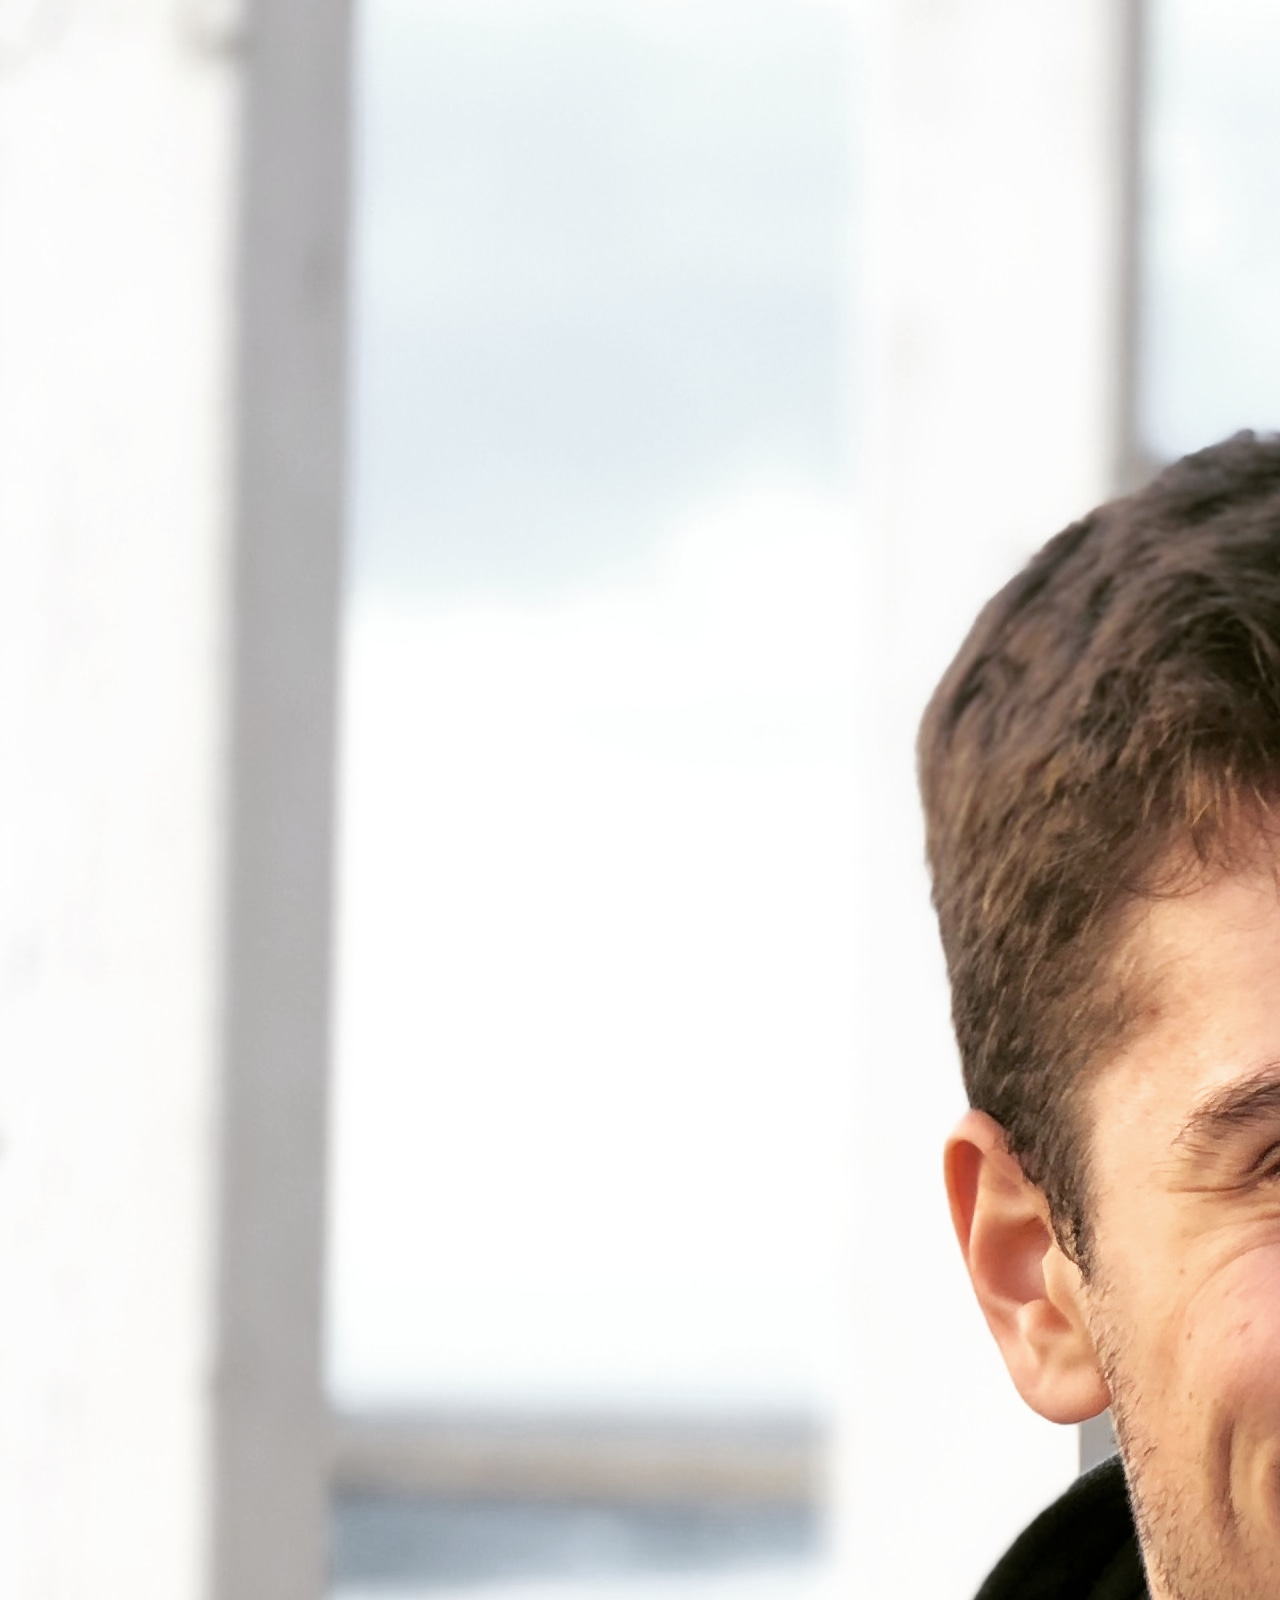
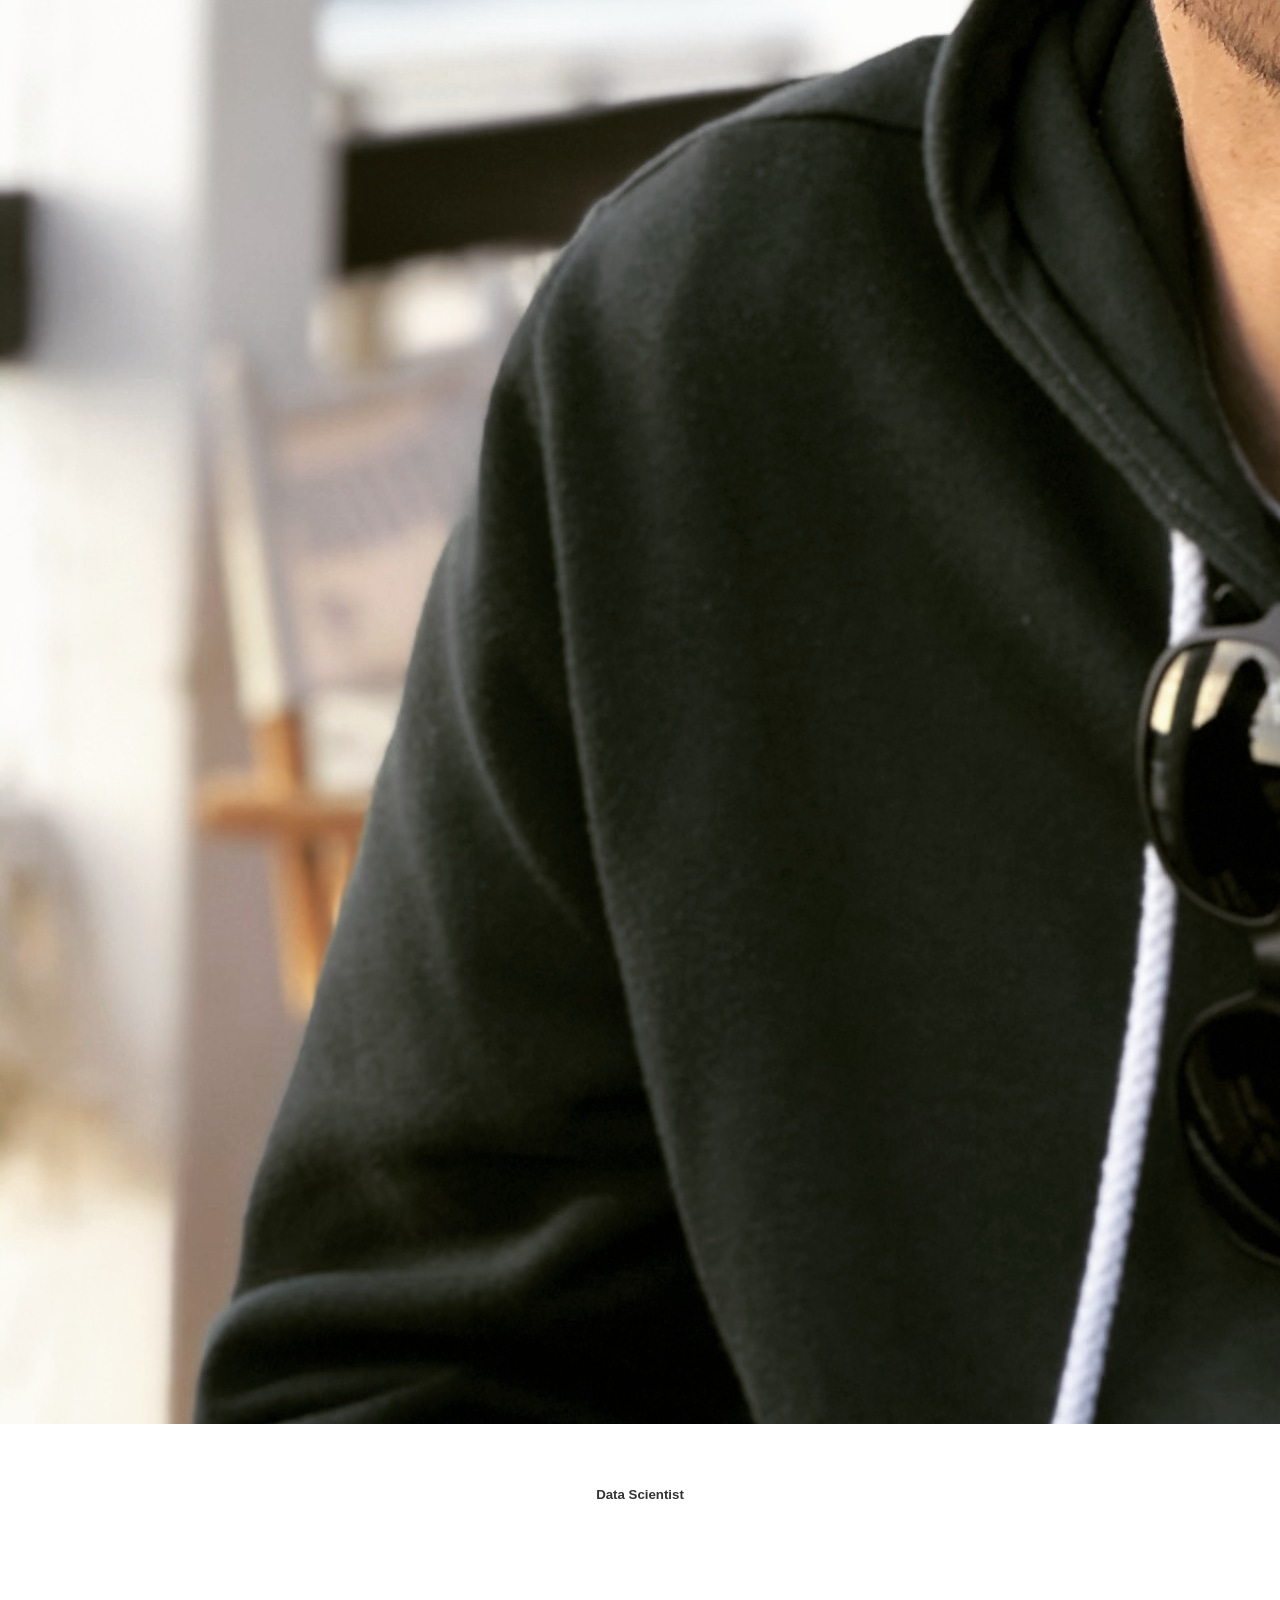
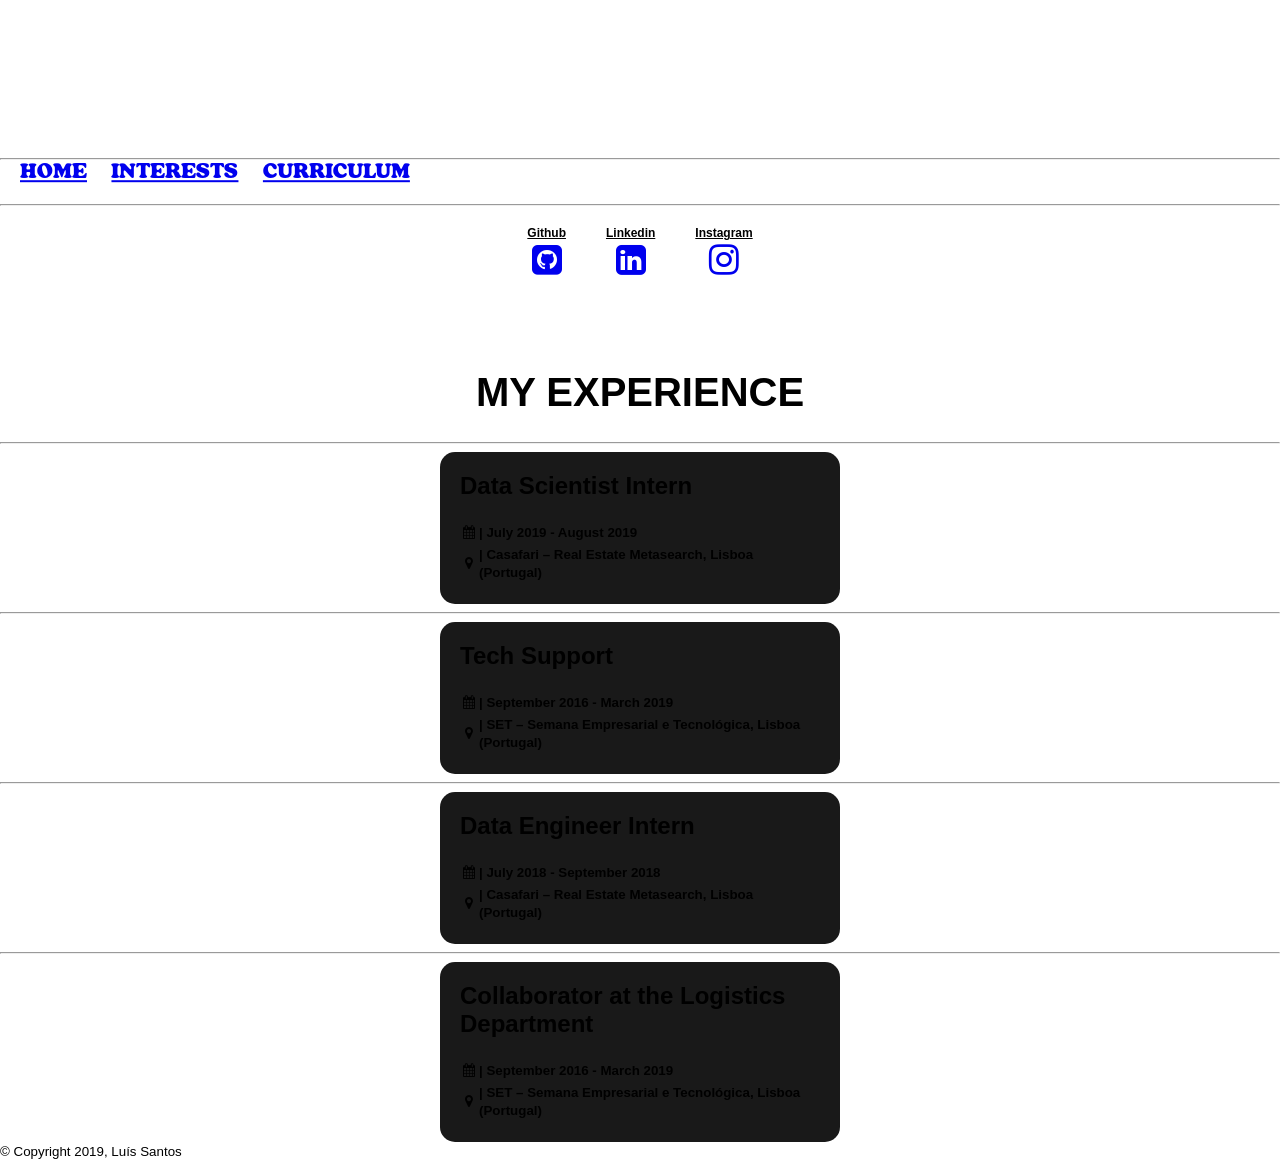
<file: curriculo.html>
<!DOCTYPE html>

<html>
    <head>
        <meta name="viewport" content="width=device-width, initial-scale=1.0">
        <link rel="stylesheet" type="text/css" href="style2.css">
        <link href="https://fonts.googleapis.com/css?family=Montserrat" rel="stylesheet">
        <link href="https://fonts.googleapis.com/css?family=Titillium+Web&display=swap" rel="stylesheet">
        <link href="https://cdnjs.cloudflare.com/ajax/libs/font-awesome/4.7.0/css/font-awesome.min.css" rel="stylesheet">
    </head>
    <body>
        <div class="sidebar">
            <img id="self_photo" src="me.jpg">
            <h2 id="name" style="text-align: center">
                Luís Santos
            </h1>
            <h5 id="position" style="text-align: center; color:#333333">
                Data Scientist
            </h5>
            <hr>
            <div class="tabs">
                <h4 class="tab_links">
                    <a href="index.html">HOME</a>
                </h4>
                <h4 class="tab_links">
                    <a href="index.html">INTERESTS</a>
                </h4>
                <h4 class="tab_links">
                    <a href="curriculo.html">CURRICULUM</a>
                </h4>
            </div>
            <hr>
            <div class="outlinks">
                <h5 class="links">
                    <a class="links_text" target="_blank" href="https://github.com/lfilipemsantos">Github</a>
                    <a class="links_icon" target="_blank" href="https://github.com/lfilipemsantos">
                        <i class="fa fa-github-square"></i>
                    </a>
                </h5>
                <h5 class="links">
                    <a class="links_text" target="_blank" href="https://linkedin.com/in/lfilipemsantos">Linkedin</a>
                    <a class="links_icon" target="_blank" href="https://linkedin.com/in/lfilipemsantos">
                        <i class="fa fa-linkedin-square"></i>
                    </a>
                </h5>
                <h5 class="links">
                    <a class="links_text" target="_blank" href="https://instagram.com/lfilipemsantos">Instagram</a>
                    <a class="links_icon" target="_blank" href="https://instagram.com/lfilipemsantos">
                        <i class="fa fa-instagram"></i>
                    </a>
                </h5>
            </div>
        </div>
        <div class="main">
            <h1 class="header_title">
                MY EXPERIENCE
            </h1>
            <div class="content" style="width:100%; margin-left: auto; margin-right: auto;">
                <hr>
                <div class="activity">
                    <h2 class="activity_title">
                        Data Scientist Intern
                    </h2>
                    <table style="width:100%; text-align: left;">
                        <tr>
                            <th style="text-align: center;"> 
                                <small class="activity_info">
                                    <i class="fa fa-calendar"></i>
                                </small>
                            </th>
                            <th> 
                                <small class="activity_info">
                                    | July 2019 - August 2019
                                </small>
                            </th>
                        </tr>
                        <tr>
                            <th style="text-align: center;"> 
                                <small class="activity_info">
                                    <i class="fa fa-map-marker"></i>
                                </small>
                            </th>
                            <th> 
                                <small class="activity_info">
                                        | Casafari – Real Estate Metasearch, Lisboa (Portugal)
                                </small>
                            </th>
                        </tr>
                    </table>
                </div>
                <hr>
                <div class="activity">
                    <h2 class="activity_title">
                        Tech Support
                    </h2>
                    <table style="width:100%; text-align: left;">
                        <tr>
                            <th style="text-align: center;"> 
                                <small class="activity_info">
                                    <i class="fa fa-calendar"></i>
                                </small>
                            </th>
                            <th> 
                                <small class="activity_info">
                                    | September 2016 - March 2019
                                </small>
                            </th>
                        </tr>
                        <tr>
                            <th style="text-align: center;"> 
                                <small class="activity_info">
                                    <i class="fa fa-map-marker"></i>
                                </small>
                            </th>
                            <th> 
                                <small class="activity_info">
                                        | SET – Semana Empresarial e Tecnológica, Lisboa (Portugal)
                                </small>
                            </th>
                        </tr>
                    </table>
                </div>
                <hr>
                <div class="activity">
                    <h2 class="activity_title">
                        Data Engineer Intern
                    </h2>
                    <table style="width:100%; text-align: left;">
                        <tr>
                            <th style="text-align: center;"> 
                                <small class="activity_info">
                                    <i class="fa fa-calendar"></i>
                                </small>
                            </th>
                            <th> 
                                <small class="activity_info">
                                    | July 2018 - September 2018
                                </small>
                            </th>
                        </tr>
                        <tr>
                            <th style="text-align: center;"> 
                                <small class="activity_info">
                                    <i class="fa fa-map-marker"></i>
                                </small>
                            </th>
                            <th> 
                                <small class="activity_info">
                                        | Casafari – Real Estate Metasearch, Lisboa (Portugal)
                                </small>
                            </th>
                        </tr>
                    </table>
                </div>
                <hr>
                <div class="activity">
                    <h2 class="activity_title">
                        Collaborator at the Logistics Department
                    </h2>
                    <table style="width:100%; text-align: left;">
                        <tr>
                            <th style="text-align: center;"> 
                                <small class="activity_info">
                                    <i class="fa fa-calendar"></i>
                                </small>
                            </th>
                            <th> 
                                <small class="activity_info">
                                    | September 2016 - March 2019
                                </small>
                            </th>
                        </tr>
                        <tr>
                            <th style="text-align: center;"> 
                                <small class="activity_info">
                                    <i class="fa fa-map-marker"></i>
                                </small>
                            </th>
                            <th> 
                                <small class="activity_info">
                                        | SET – Semana Empresarial e Tecnológica, Lisboa (Portugal)
                                </small>
                            </th>
                        </tr>
                    </table>
                </div>
            </div>
        </div>
        
        <footer class="copyright">
                <small>&copy; Copyright 2019, Luís Santos</small>
        </footer>
    </body>
</html>
</file>
<file: style2.css>
@font-face {
    font-family: 'Biotif';
    src: url('fonts/Biotif-Regular.ttf') format('truetype'); /* Chrome 4+, Firefox 3.5, Opera 10+, Safari 3—5 */
}
@font-face {
    font-family: 'Biotif Black';
    src: url('fonts/Biotif-Black.ttf') format('truetype'); /* Chrome 4+, Firefox 3.5, Opera 10+, Safari 3—5 */
}
@font-face {
    font-family: 'Chunk Black';
    src: url('fonts/chunk-black.otf') format('truetype'); /* Chrome 4+, Firefox 3.5, Opera 10+, Safari 3—5 */
}
@font-face {
    font-family: 'Forum';
    src: url('fonts/Forum-Regular.ttf') format('truetype'); /* Chrome 4+, Firefox 3.5, Opera 10+, Safari 3—5 */
}



:root {
    --clr-background: #FDF9E6;
    --clr-background: #ffffff;
    --clr-container-on-background: #ffffff;
    --clr-text: black;
    --clr-primary: hsl(96, 46%, 68%);
    --clr-footer: #007947;
}

*, *::before, *::after {
    box-sizing: border-box;
    scroll-behavior: smooth;
}

html {
    overflow-x: hidden;
    width: 100%;
}

body {
    margin:0;
    background-color: var(--clr-background);
    background-attachment: fixed;
    background-size: contain;
    color: var(--clr-text);
    font-family: 'Poppins', sans-serif;
    font-weight: 500;
    font-size: 1rem;
    overflow-x: hidden;
    width: 100%;
}


.hero_section {
    background-color: #007947 !important;
    background-color: var(--clr-background);
    height: fit-content;
}

.hero_title {
    font-size:20vw;
    font-family: 'Chunk Black', sans-serif;
    text-align: center;
}

.hero_subtitle {
    font-size-adjust: initial;
    font-size: 1.5vmax;
    font-family: 'Forum', sans-serif;
    text-align: center;
}

#footer {
    box-sizing: border-box;
    background-color: var(--clr-footer) !important;
    color: var(--clr-text);
    bottom: 0;
    height: 190px;
    margin-bottom: 0px !important;
}

#footer > .content {
    width:min-content;
    margin-left: auto;
    margin-right: auto;
}

#footer > div > p {
    padding-top: 20px;
    text-align: center;
}

::-webkit-scrollbar {
    display: none;
}

#name {
    font-family: 'Poppins', sans-serif;
    font-size: 32px;
    margin: 0;
    /*background-image: linear-gradient(45deg, rgb(43, 250, 222) 0%, rgb(231, 117, 226) 100%);
    background-image: linear-gradient(45deg, rgb(49, 117, 110) 0%, rgb(21, 51, 127) 100%);
    -webkit-background-clip: text;*/
    color: var(--clr-background);
    padding: 0;
}

#email, #download-cv {
    font-weight: 600;
    background-color: #000;
    font-family: 'Poppins', sans-serif;
    width: 9rem;
    padding: 15px 15px 15px 15px;
    border-radius: 40px;
    margin-top: 20px;
    border: 1px solid black;
}

#email,  #download-cv {
    color: #fff;
    text-decoration: none;
}

#email:hover, #download-cv:hover {
    text-decoration: underline;
}

#self-photo-container {
    display: block;
    text-align: center;
    margin-left: auto;
    margin-right: auto;
}


#interests, #projects, #experience, #education, #contacts {
    display: none;
    height: auto;
}

.section_divider {
    width: 100%;
}


#home {
    background-color: var(--clr-background);
    display: flex;
    flex-direction: column;
    width: 100%;
    margin: auto;
    margin-top: 90px ;
    justify-items: center;
    box-sizing: border-box;
    overflow-x: hidden;
    height: fit-content;
    overflow-y: hidden;
}


#home > * {
    background-color: var(--clr-background);
    width: 100%;
    margin-bottom: 100px;
    padding: 0px 20px;
}


#profile {
    padding: 0 30px 30px 30px;
    width: 100%;
    height: 600px;
    background: var(--clr-container-on-background);
    display: flex;
    flex-direction: column;
    justify-content: center;
    align-items: center;
    position: sticky;
    top:0;
}

#description {
    display: flex;
    flex-direction: row;
    gap: 40px;
    width: fit-content;
    max-width: 2000px;
    align-items: flex-start;
    font-family: 'Forum', sans-serif;
    font-size: 26px;
    color: black;
    margin-top: 50px;
}


@media (max-width: 750px) {
    #description {
        flex-direction: column;
    }
}

.profile_image > img {
    box-shadow: 5px 5px 0px 0px #007947;
}

#publications-grid {
    display: grid;
    width: 100%;
    gap: 1rem;    
    grid-template-columns: repeat(1,minmax(200px,1fr));
    width: fit-content;
    max-width: 2000px;
    margin: auto;
    padding: 15px 0px;
    box-sizing: border-box;
}

#publications-grid {

}

@media (min-width: 750px) {
    #publications-grid {
        grid-template-columns: repeat(2,minmax(200px,1fr));
    }
}

.publication {
    display: flex;
    flex-direction: column;
    min-height: 200px;
    width: 100%;
    max-width: 500px;
    border: 5px solid #007947;
    border-radius: 20px;
    padding: 20px;
    color: black;
    background-color: white;
}

.publication > div {
    height: 100%;
}

.publication-title {
    font-weight: 800;
    text-align: center;
    padding: 0px 20px;
    overflow: hidden;
    text-overflow: ellipsis;
    display: -webkit-box;
    -webkit-line-clamp: 3; 
    -webkit-box-orient: vertical;
}

.publication-date {
    width: 100%;
    text-align: center;
}

.publication-link {
    background-color: #000;
    border-radius: 20px;
    border: 1px solid white;
    color: white;
    font-weight: 300;
    font-family: 'Poppins', sans-serif;
    width: 9rem;
    padding: 10px 12px;
    border-radius: 40px;
    margin-top: 20px;
    border: 1px solid white;
    bottom: 0;
    cursor: pointer;
}

.certification, .education, .book {
    display: flex;
    flex-direction: row;
    padding: 5px 10px;
    border-radius: 7px;
    box-sizing: border-box;
}

.certification-title, .education-title, .project-title, .book-title {
    width: 200px;
    font-size: 14px;
    padding-top: 15px;
    overflow: hidden;
    white-space: nowrap;
    text-overflow:ellipsis;
}

.certification-date, .publication-date, .education-date, .project-date, .book-date {
    font-size: 11px;
    opacity: 0.8;
}

#certifications-grid, #educations-grid, #books-grid {
    width: 289px;
    height: 100%;
    padding: 15px 0px;
    margin: auto;
    display: grid;
    grid-template-columns: repeat(1, 1fr);
    grid-template-rows: repeat(3, 1fr);

}


#projects-grid {
    display: grid;
    grid-template-columns: repeat(1,minmax(200px,1fr));
    grid-template-rows: repeat(3, 1fr);
    width: 100%;
    max-width: 2000px;
    gap: 1rem;
    margin: auto;
    padding: 15px 0px;
    box-sizing: border-box;
}

#projects-grid > * {
    aspect-ratio: 1 / 1;
    display: flex;
    flex-direction: column;
    align-self: start;
    width: 100%;
    justify-self: center;
    position: relative;
    background-size: cover;
    background-position: center;
}

@media (min-width: 750px) {
    #projects-grid {
        grid-template-columns: repeat(2,minmax(200px,1fr));
        grid-template-rows: repeat(2, 1fr);
    }
}
@media (min-width: 1000px) {
    #projects-grid {
        grid-template-columns: repeat(3,minmax(200px,1fr));
        grid-template-rows:none;
    }
}

#projects-grid > *:nth-child(1) > .project-img {
    background-image: url("./images/weather_img.png");
}

#projects-grid>*:nth-child(2) .project-img {
    background-image: url("./images/rotas_img.png");
}

#projects-grid>*:nth-child(3) .project-img {
    background-image: url("./images/encomendas_img.png");
}

.project-img {
    width: minmax(200px,1fr);
    padding-top: 100%;
    background-size: contain;
    background-position: center;
    border-radius: 12px;
}

.project-details {
    text-align: center;
    -webkit-backdrop-filter: blur(30px);
    backdrop-filter: blur(30px);
    color: #000;
    border-radius: 12px;
    box-sizing: border-box;
    margin-left: auto; 
    margin-right: auto; 
    margin-top: 10px;
    width: 90%;
    padding: 0px 20px;
}

.project-title {
    width: 100%;
    font-size: 1.8rem;
    font-weight: 800;
    padding-top: 0;
}

.project-links {
    display: flex;
    gap: 1rem;
    flex-direction: row;
    width: 100%;
    flex-wrap: wrap;
    justify-content: center;
}

.project-links > button {
    background-color: #000;
    border-radius: 20px;
    border: 1px solid white;
    color: white;
    font-weight: 300;
    font-family: 'Poppins', sans-serif;
    width: 8rem;
    padding: 10px 12px;
    border-radius: 40px;
    margin-top: 5px;
    margin-bottom: 10px;
    border: 1px solid white;
    bottom: 0;
    cursor: pointer;
}

#certifications-grid > *, #educations-grid > *, #books-grid > * {
    height: 60px;
    width: 275px;
    padding: 5px 10px;
    margin-bottom: 10px;
}

.certification:nth-child(4), .certification:nth-child(5), .certification:nth-child(6) {
    display: none;
}

.publication img, .education img, .project img {
    border-radius: 14px;
}

.project{
    background-color: white;
    padding: 10px;
    border-radius: 20px;
    box-shadow: rgba(0, 0, 0, 0.35) 0px 5px 15px;
}

.banner {
    height: 70px;
    font-size: 21px;
    padding-top: 12px;
    padding-left: 0px;
    text-align: center;
    width: 100%;
    /*border-bottom: 3px solid #272727;*/
}

.banner-title {
    font-size: 60px;
    font-family: 'Chunk Black', sans-serif;
    color: white;
    vertical-align: middle;
    height: 55px;
    width: 100%;
    border-radius: 7px;
    line-height: 38px;
}

.banner-title{
    color: #000;
}

#name {
    text-align: center;
}


#position {
    text-align: center;
    margin-bottom: 20%;
}

#self-photo {
    border-radius: 100%;
    height: 180px;
    width: 180px;
    object-fit: cover;
}


.outlinks{
    margin-top: 20px;
    padding-bottom: 60px;
    width: min-content !important;
    display: flex;
    flex-direction: row;
    justify-items: center;
    justify-self: center;
    text-align: center;
    margin-left: auto;
    margin-right: auto;
}


.projectBox {
    box-sizing: border-box;
    background: rgba(49, 78, 78, 0.3);
    height: 400px;
    width: 20%;
    padding: 10px 10px 10px 10px;
    border-radius: 10px;
    margin: 10px;
    display: flex;
    flex-direction: column;
    justify-content: flex-end;
    align-items: flex-start;
    position: relative;
    box-shadow: 0px 10px 30px -10px rgba(0, 0, 0, 0.4);
    overflow: hidden;
}

.projectBox:hover {
    background: rgba(49, 78, 78, 0.5);
    cursor: pointer;
}

a.certification, a.publication, a.project, a.book {
    color: var(--clr-text);
    text-decoration: none;
}

.header_title {
    text-align: center;
    font-family: 'Poppins', sans-serif;
    margin-top: 20px;
    font-weight: bolder;
    font-size: 40px;
}

#header_description {
    text-align: justify;
    font-family: 'Poppins', sans-serif;
    margin-top: 20px;
    margin-left: auto;
    margin-right: auto;
    margin-bottom: 5px;
    font-weight: bolder;
    font-size: 20px;
    max-width: 40ch;
}

@media (max-width: 620px) {
    #header_description {
        padding-left: 10px;
        padding-right: 10px;
    }
}

a:hover {
    cursor: pointer;
}

.links_text {
    display: block;
    font-size: 12px;
    color: var(--clr-text);
}

.links {
    display: inline-block;
    font-size: 35px;
    width: fit-content;
    margin-top: 0;
    margin: 0px 20px;
    height: 64px;
}

.links_icon:hover {
    cursor: pointer;
}

.links_icon > img {
    height: 50px;
    width: 50px;
    border-radius: 14px;
    transition: 2ms ease-in-out;
}

.links_icon > img {
    transform: scale(1.1);
}

.tab_links {
    display: inline-block;
    position: relative;
    top:50%;
    transform: translateY(-35%);
    height: 40%;
    margin-top: auto;
    margin-bottom: auto;
    margin-left: 20px;
    font-family: 'Chunk Black', sans-serif;
    font-size: 25px;
    /*margin-top: 20px;
    margin-bottom: 20px;*/
}

.link::before {
    content: '';
    display: block;
    position: absolute;
    width: 100%;
    height: 3px;
    bottom: 2px;
    /*background-color: rgb(103, 177, 190);*/
    border-radius: 3px;
    background-color: #FDF9E6;
    opacity: 0;
    transform: translate3d(0,5px,0);
    transition: all 0.5s cubic-bezier(.175,.885,.32,1.275);
}

.tab_links:hover {
    cursor: pointer;
}

.link_container {
    position: relative;
    top: 50%;
    transform: translateY(100%);
}

.link {
    margin:0;
    text-align: center;
    font-size: 1.17em;
    font-weight: 400;
    line-height: 1.17em;
    width: min-content;
    vertical-align: middle;
    letter-spacing: 1.5px;
}

.logo {
    font-family: 'Chunk Black', sans-serif;
    color: black;
    font-size: 40px;
    text-align: left;
    margin: 0;
    padding-top: 20px;
    padding-left: 0.5em;
    padding-bottom: 20px;
    z-index: 999;
    -webkit-backdrop-filter: blur(30px);
    backdrop-filter: blur(30px);
}

header {
    background: rgba(252, 247, 237, .2784313725);
    text-align: center;
    position: fixed;
    z-index: 999;
    width: 100%;
    top: 0px;
    left: 50%;
    transform: translateX(-50%);
    height: 80px;
    transition: all 300ms ease-in-out;
}
  
.nav-toggle {
    position: absolute !important;
    top: -9999px !important;
    left: -9999px !important;
}
  
.nav-toggle:focus ~ .nav-toggle-label {
    outline: 3px solid rgba(lightblue, .75);
}
  
.nav-toggle-label {
    position: absolute;
    top: 0;
    right: 0;
    margin-right: 1.5em;
    height: 100%;
    display: flex;
    align-items: center;
    cursor: pointer;
    z-index: 999;
  }
  
.nav-toggle-label span,
.nav-toggle-label span::before,
.nav-toggle-label span::after {
    display: block;
    background: black;
    height: 3px;
    width: 2em;
    border-radius: 2px;
    position: relative;
  }
  
.nav-toggle-label span::before,
.nav-toggle-label span::after {
    content: '';
    position: absolute;
    transition:0.5s;
}
  
.nav-toggle-label span::before {
    bottom: 10px;
}
  
.nav-toggle-label span::after {
    top: 10px;
}
  
nav {
    position: absolute;
    text-align: left;
    top: 00%;
    left: 0;
    height: 100vh;
    background: rgba(252, 247, 237, .2784313725);
    z-index: 5;
    width: 100%;
    transform: scale(1, 0);
    transform-origin: top;
    border-radius: 0px;
    transition: transform 300ms ease-in-out;
    -webkit-backdrop-filter: blur(30px);
    backdrop-filter: blur(30px);
}
  
nav ul {
    margin: 0;
    margin-top: 200px;
    padding: 0;
    list-style: none;
    text-align: center;
}

nav a::before {
    content: '';
    display: block;
    position: absolute;
    width: 100%;
    height: 2px;
    bottom: -7px;
    border-radius: 3px;
    z-index: 999;
    background-color: #FDF9E6;
    opacity: 0;
    transform: translate3d(0,5px,0);
    transition: all 0.5s cubic-bezier(.175,.885,.32,1.275);
}

nav li:hover {
    cursor: pointer;
}
  
nav li {
    margin-bottom: 30px;
    opacity: 0;
    transform: translateY(-5vh);
    text-align: right;
    width: 90%;
}
  
nav a {
    font-size: 8vw !important;
    font-family: 'Chunk Black', sans-serif;
    color: black;
    text-decoration: none;
    font-size: 1.2rem;
    text-transform: uppercase;
    opacity: 1;
    transition: opacity 150ms ease-in-out;
}
  
.nav-toggle:checked ~ nav {
    transform: scale(1,1);
    -webkit-backdrop-filter: blur(30px);
    backdrop-filter: blur(30px);
}
  
.nav-toggle:checked ~ nav li {
    opacity: 1;
    transform: translatey(0vh);
}
  
.nav-toggle:checked ~ nav li:nth-child(1) {
    transition: all 250ms ease-in-out 350ms;
}
  
.nav-toggle:checked ~ nav li:nth-child(2) {
    transition: all 250ms ease-in-out 450ms;
}
  
.nav-toggle:checked ~ nav li:nth-child(3) {
    transition: all 250ms ease-in-out 550ms;
}
  
.nav-toggle:checked ~ nav li:nth-child(4) {
    transition: all 250ms ease-in-out 650ms;
}
  
.nav-toggle:checked ~ nav li:nth-child(5) {
    transition: all 250ms ease-in-out 750ms;
}

.nav-toggle:checked ~ .nav-toggle-label span {
    background:rgba(0,0,0,0);
    box-shadow: 0 2px 5px rgba(0, 0, 0, 0);
}

.nav-toggle:checked ~ .nav-toggle-label span:before {
    top: 0;
    transform:rotate(135deg);
    box-shadow: 0 -2px 5px rgba(0, 0, 0, 0.2);
}

.nav-toggle:checked ~ .nav-toggle-label span:after {
    top: 0;
    transform:rotate(225deg);
    box-shadow: 0 -2px 5px rgba(0, 0, 0, 0.2);
}
  
@media screen and (min-width: 1025px) {
    nav li:hover a::before {
        opacity: 1;
        transform: translateZ(0) scale3d(1.1,1.1,1.1) rotate(0deg);
    }

    .tab_links:hover .link::before {
        opacity: 1;
        transform: translateZ(0) scale3d(1.1,1.1,1.1) rotate(0deg);
    }
    .nav-toggle-label {
      display: none;
    }
  
    header {
      display: grid;
      grid-template-columns: 0.1fr auto minmax(600px, 3fr) 0.1fr;
    }
    
    .logo {
      grid-column: 2 / 3;
    }
    
    nav {
        height: unset;
        position: relative;
        text-align: left;
        transition: none;
        transform: scale(1,1);
        background: none;
        top: initial;
        left: initial;
        
        grid-column: 3 / 4;
        display: flex;
        justify-content: flex-end;
        align-items: center;
    }
    
    nav ul {
        margin-top: 5px;
        display: flex;
    }
    
    nav li {
        margin-left: 3em;
        margin-bottom: 0;
        opacity: 1;
    }
    
    nav a {
        font-size: 20px !important;
        opacity: 1;
        position: relative;
    }
}


.section_header {
    text-align: center;
    font-size: 400px;
    position: fixed;
    margin-top: -150px;
    top: 0;
    font-weight: 900;
    opacity: 0.02;
    z-index: -1;
}

.section {
    margin-top: 0;
}

.activities {
    box-sizing: border-box;
    padding: 10px;
    width: 100%;
    margin-left: auto;
    margin-right: auto;
    display: grid;
    grid-gap: 30px;
    grid-template-rows: auto auto;
    grid-template-columns: repeat(1, auto);
}


@media (min-width: 900px) {
    .activities { 
        grid-template-columns: repeat(2, 1fr);
    }
}

@media (min-width: 1300px) {
    #experience > .content > .activities { 
        grid-template-columns: repeat(3, 1fr);
    }
}


.activity {
    box-sizing: border-box;
    min-width: 0;
    margin-left: auto;
    margin-right: auto;
    /* margin-bottom: 45px; */
    border-radius: 15px;
    width: 100%;
    max-width: 400px;
    padding: 20px;
    /*background-image: linear-gradient(45deg, rgba(150, 208, 200, 1) 0%, rgba(196,240,246,1) 21%, rgba(238,213,174,1) 78%, rgba(255,208,229,1) 100%);*/
    background-position: left;
    background-color: #191919;
    background-size: 300%;
}

.activity_title {
    width: 100%;
    text-align: left;
    margin-top: 0px;
}

.activity_info {
    width: 100%;
}

.activity_icons {
    width: 5%;
    text-align: center;
}


.cards { 
    /*padding-right: 30px;
    padding-left: 30px;*/
    padding-bottom: 0px;
    margin-right: 0px;
    min-height: 400px;
    display: grid;
    grid-gap: 15px;
    grid-template-rows: auto auto;
    grid-template-columns: repeat(1, auto);
    overflow-y: scroll;
    color: black;
}


.cards > a {
    height: 400px;
    padding-top: 15px;
    padding-bottom: 15px;
    width: 350px;
    margin-left: auto;
    margin-right: auto;
}

.card {
    /*max-width: 350px;*/
    /*background: rgba(49, 78, 78, 0.4);
    background-image: linear-gradient(45deg, rgba(186,255,246,1) 0%, rgba(196,240,246,1) 21%, rgba(238,213,174,1) 78%, rgba(255,208,229,1) 100%);
    transition: background-position 0.5s ease-in-out;
    background-position: left;
    background-size: 300%;*/
    background-color: #111;
    color: white;
    padding-right: 0;
    padding-left: 0;
    padding-bottom: 0;
    height: 400px;
    width: 350px;
    border-radius: 15px;
    position: relative;
    transition: all 0.2s ease-in-out;
}

.card:before {
    content: '';
    position: absolute;
    border-radius: 18px;
    /*top: -5px;
    left: -5px;*/
    background-color: white;
    background-image: linear-gradient(45deg, rgba(186,255,246,1) 0%, rgba(196,240,246,1) 21%, rgba(238,213,174,1) 78%, rgba(255,208,229,1) 100%);
    width: 360px;
    height: 410px;
    top: -5px;
    left: -5px;
    z-index: -1;
}


.card:hover {
    cursor: pointer;
    background-color: #222;
}

.card:hover .projectDescription{
    opacity: 0;
}

/*.card:hover .projectIconContainer {
    height: 80%;
}*/

.projectTitle {
    padding: 20px;
    padding-bottom: 0px;
    position: relative;
    top: 0;
    left: 0;
    height: 22%;
}

.projectTitle > p {
    margin: 0;
    font-weight: 1000;
    font-size: 28px;
    line-height: 1.14286;
    letter-spacing: 0.007em;
}

.projectSubtitle {
    padding-left: 20px;
    padding-right: 20px;
    position: absolute;
    bottom:0;
    z-index: 100;
}

.projectSubtitle > p {
    margin-top: 0;
}

.projectIcon {
    margin-left: auto;
    margin-right: auto;
    height: 30%;
    margin-top: 30px;
}

.projectIconContainer {
    width: 35%;
    text-align: center;
    margin-left: auto;
    margin-right: auto;
    max-width: 150px;
    transition: height 0.25s ease-in-out;
}

.projectIconContainer > img {
    width: 100%;
}

.projectDescription{
    opacity:0; 
    bottom: 0;
    transition: opacity 0.25s ease-in-out;/*, height 0.25s ease-in-out*/;
    width: 100%;
    height: 40%;
    background-image:linear-gradient(0deg, rgb(255, 255, 255) 0%, rgba(255, 255, 255, 0.5) 60%, rgba(255, 255, 255, 0) 100%); 
    margin-bottom: 0; 
    position: absolute;
    margin-top:0px;
    border-top-left-radius: 00px;
    border-top-right-radius: 00px; 
    border-bottom-left-radius: 18px; 
    border-bottom-right-radius: 18px;
}



@media (min-width: 785px) {
    .cards { 
        grid-template-columns: repeat(2, auto); 
        margin-left: 0px;
        margin-right: 00px;
        margin-left: 20px;
        margin-right: 20px;
    }
}

@media (min-width: 1150px) {
    .cards { 
        grid-template-columns: repeat(3, 1fr); 
        margin-left: 150px auto;
        margin-right: 150px auto;
    }
}
@media (min-width: 1600px) {
    .cards { 
        grid-template-columns: repeat(4, 1fr); 
        margin-left: 150px auto;
        margin-right: 150px auto;
    }
}

@media (min-width: 2100px) {
    .cards { 
        grid-template-columns: repeat(5, 1fr); 
        margin-left: 150px auto;
        margin-right: 150px auto;
    }
}

@media (pointer: fine) {
    .projectDescription {
        opacity: 0;
    }
    .projectIconContainer {
        height: 90%;
    }
}

@media only screen and (max-width:1000px) {
    .section_header {
        font-size: 200px;
        margin-top: 80px;
    }
    .section {
        margin-top: 0px;
    }
}



.row {
    display: -ms-flexbox; /* IE10 */
    display: flex;
    -ms-flex-wrap: wrap; /* IE10 */
    flex-wrap: wrap;
    padding: 0 4px;
  }
  
  /* Create four equal columns that sits next to each other */
  .column {
    -ms-flex: 33%; /* IE10 */
    flex: 33%;
    max-width: 33%;
    padding: 0 4px;
  }
  
  .column img {
    margin-top: 8px;
    vertical-align: middle;
    width: 100%;
    border-radius: 10px;
  }
  
  /* Responsive layout - makes a two column-layout instead of four columns */
  @media screen and (max-width: 1000px) {
    .column {
      -ms-flex: 33%;
      flex: 33%;
      max-width: 33%;
    }
  }
  
  /* Responsive layout - makes a two column-layout instead of four columns */
  @media screen and (max-width: 800px) {
    .column {
      -ms-flex: 50%;
      flex: 50%;
      max-width: 50%;
    }
  }
  
  /* Responsive layout - makes the two columns stack on top of each other instead of next to each other */
  @media screen and (max-width: 600px) {
    .column {
      -ms-flex: 100%;
      flex: 100%;
      max-width: 100%;
    }
  }
</file>
